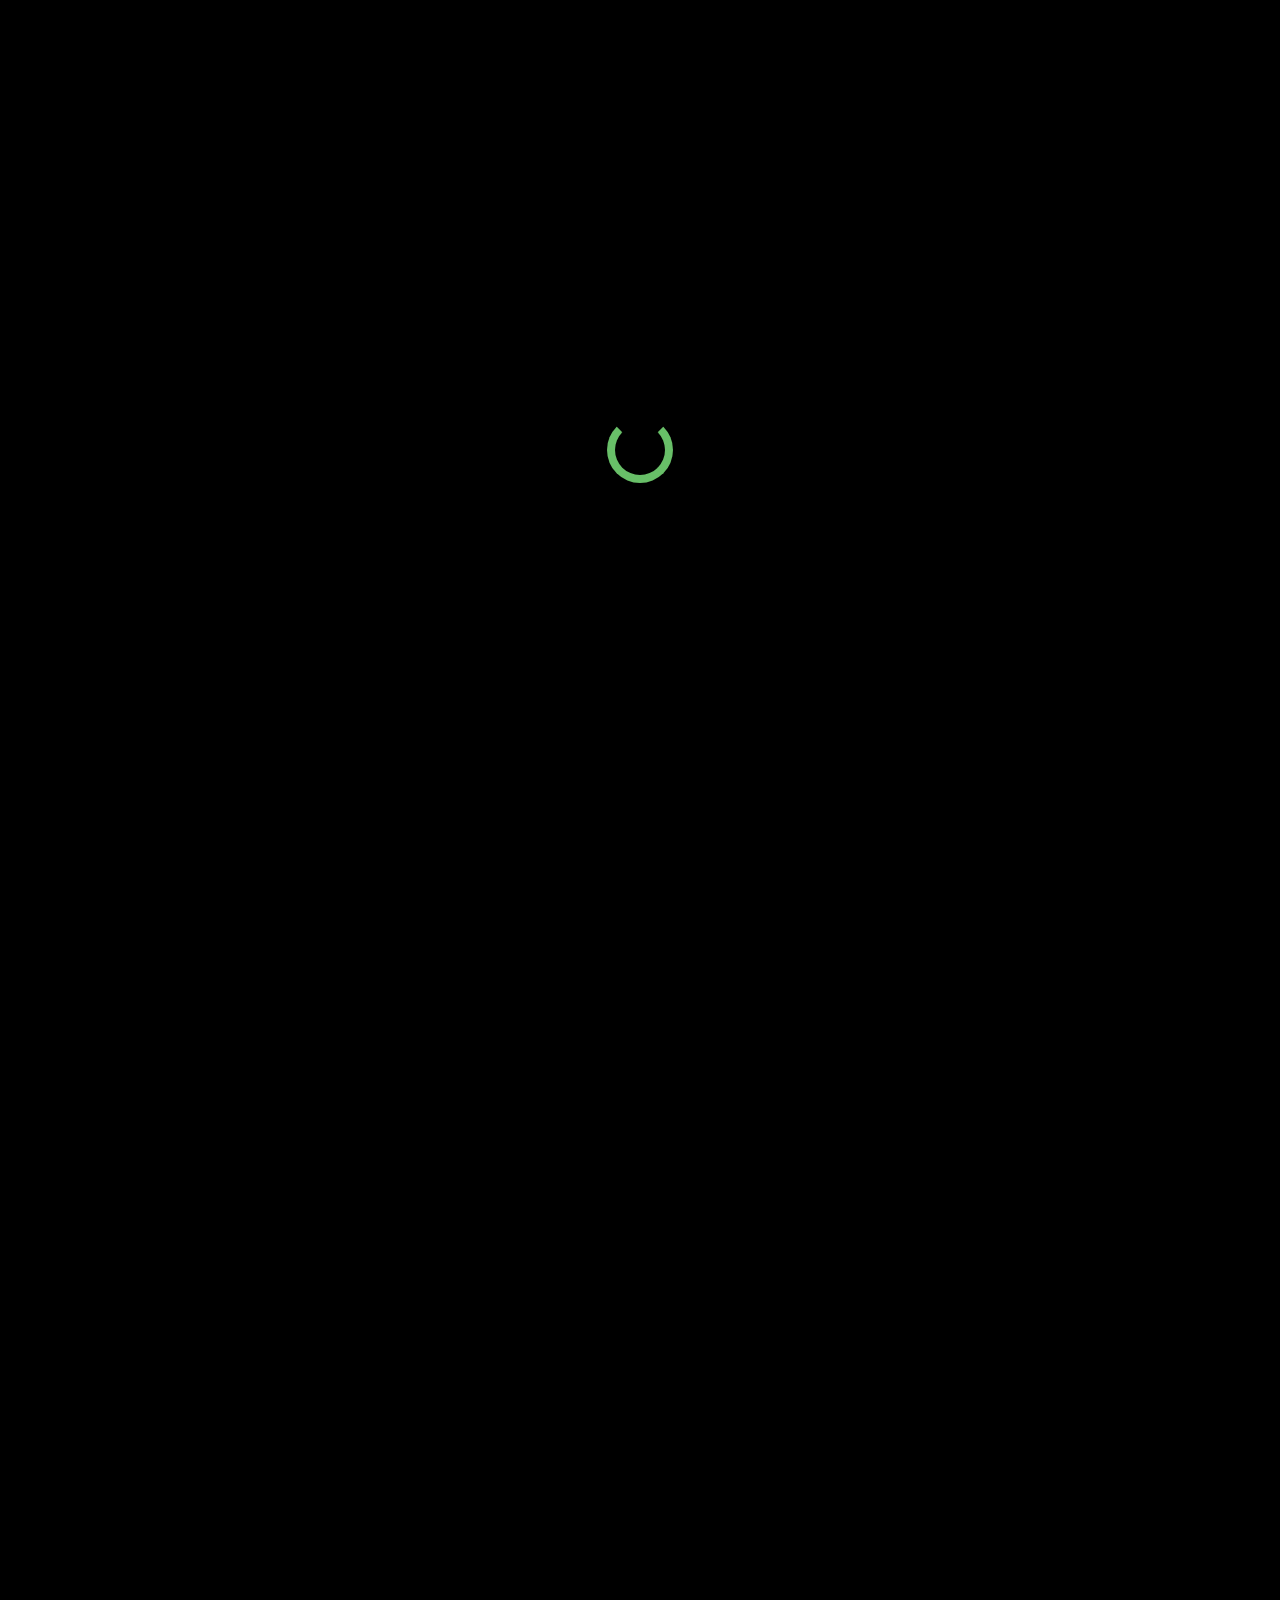
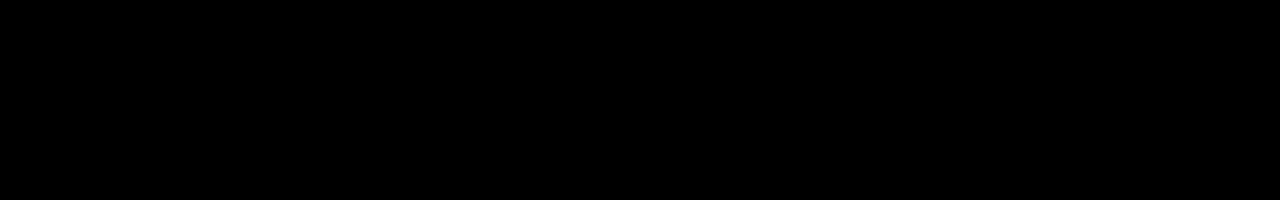
<file: index.html>
<!DOCTYPE html>
<html lang="en">
<head>
    <meta charset="UTF-8">
    <meta name="viewport" content="width=device-width, initial-scale=1.0">
    <title>Animated Sections</title>
    <link rel="stylesheet" href="assets/styles/styles.css">
</head>
<body>

    <!-- Preloader -->
    <div id="preloader">
        <div class="loader"></div>
    </div>

    <!-- First Section (Logo) -->
    <section id="section1" class="section active" data-id="1">
        <div class="logo">
            <img src="assets/image/KonnectoLogoPNG2.png" alt="Konnecto">
        </div>
        <div class="subtitle">Connecting Ideas, Delivering Results</div>
    </section>

    <!-- Second Section -->
    <section id="section2" class="section hidden-down" data-id="2">
        <h1>Section 2 Content</h1>
        <div class="buttons">
            <button onclick="moveUp()">Move Up</button>
            <button onclick="moveDown()">Move Down</button>
        </div>
    </section>

    <!-- Third Section -->
    <section id="section3" class="section hidden-down" data-id="3">
        <h1>Section 3 Content</h1>
        <div class="buttons">
            <button onclick="moveUp()">Move Up</button>
            <button onclick="moveDown()">Move Down</button>
        </div>
    </section>

    <script src="assets/scripts/script.js"></script>
</body>
</html>
</file>
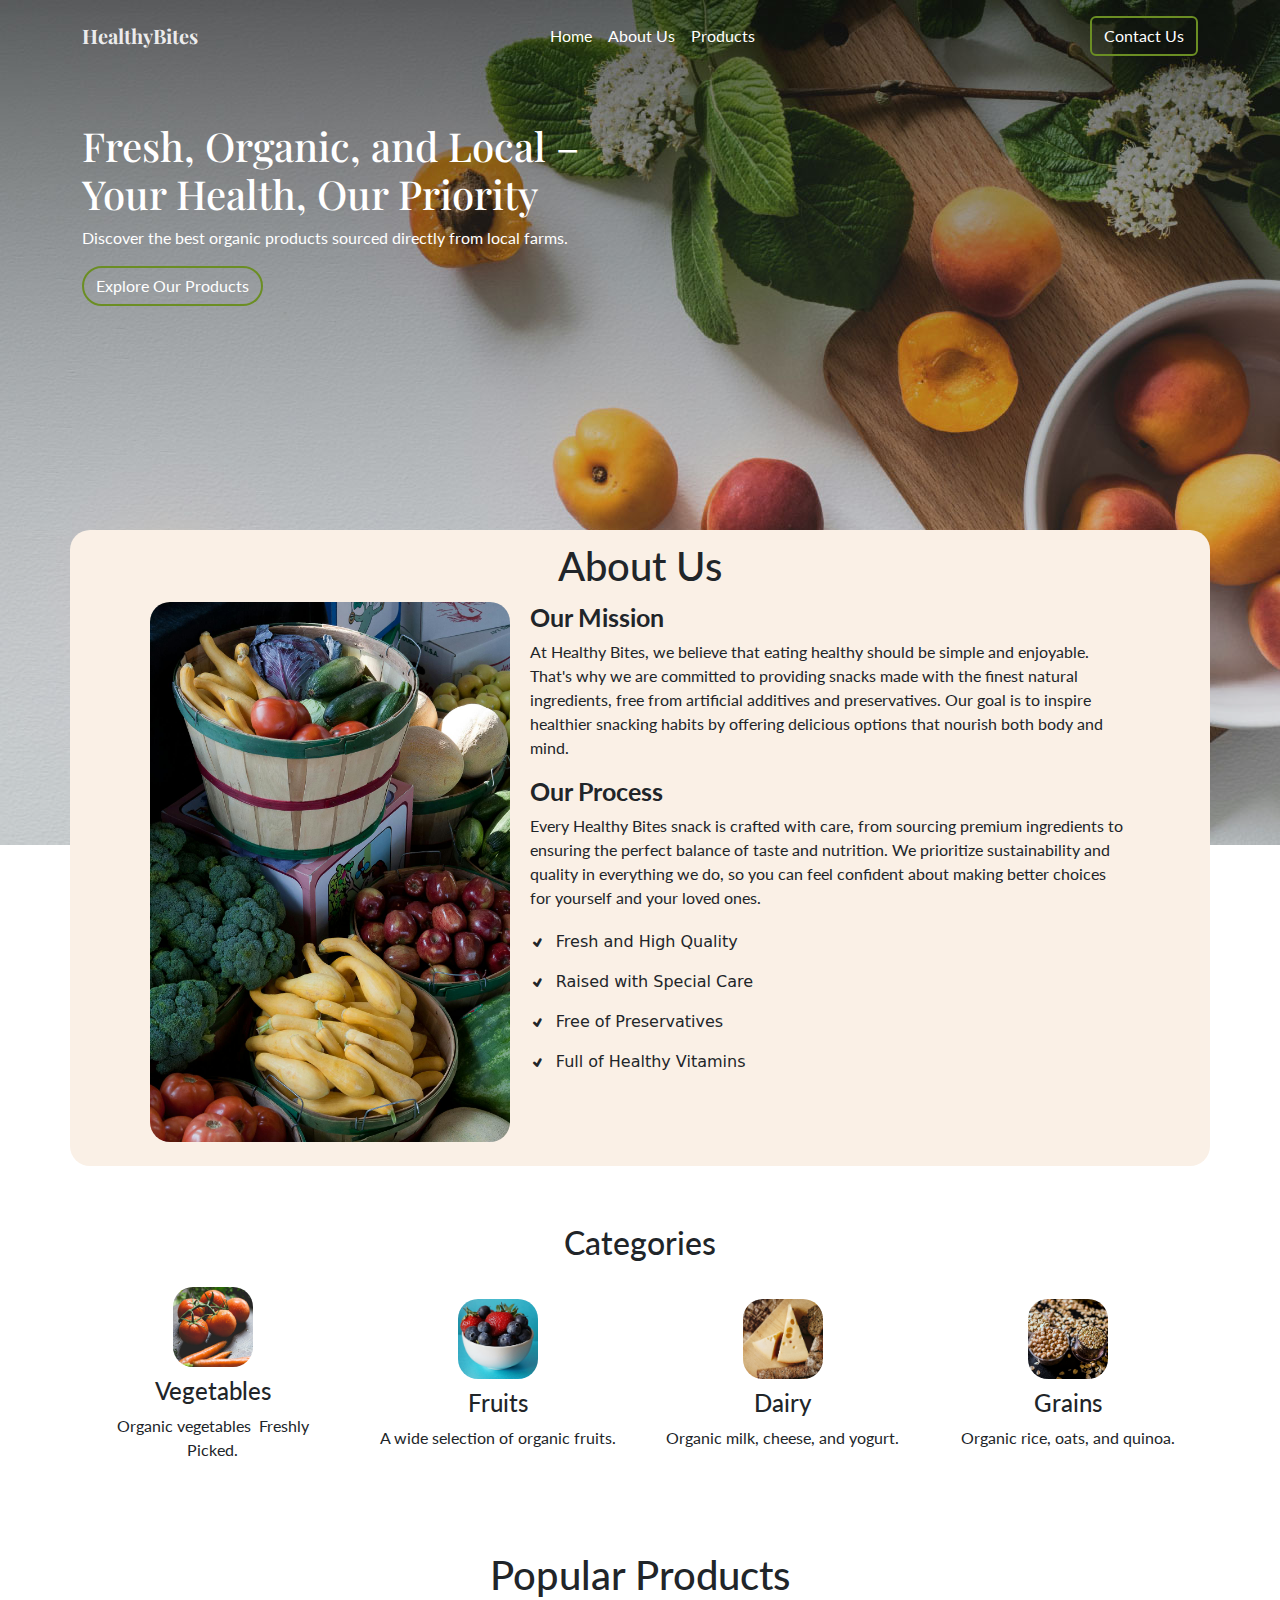
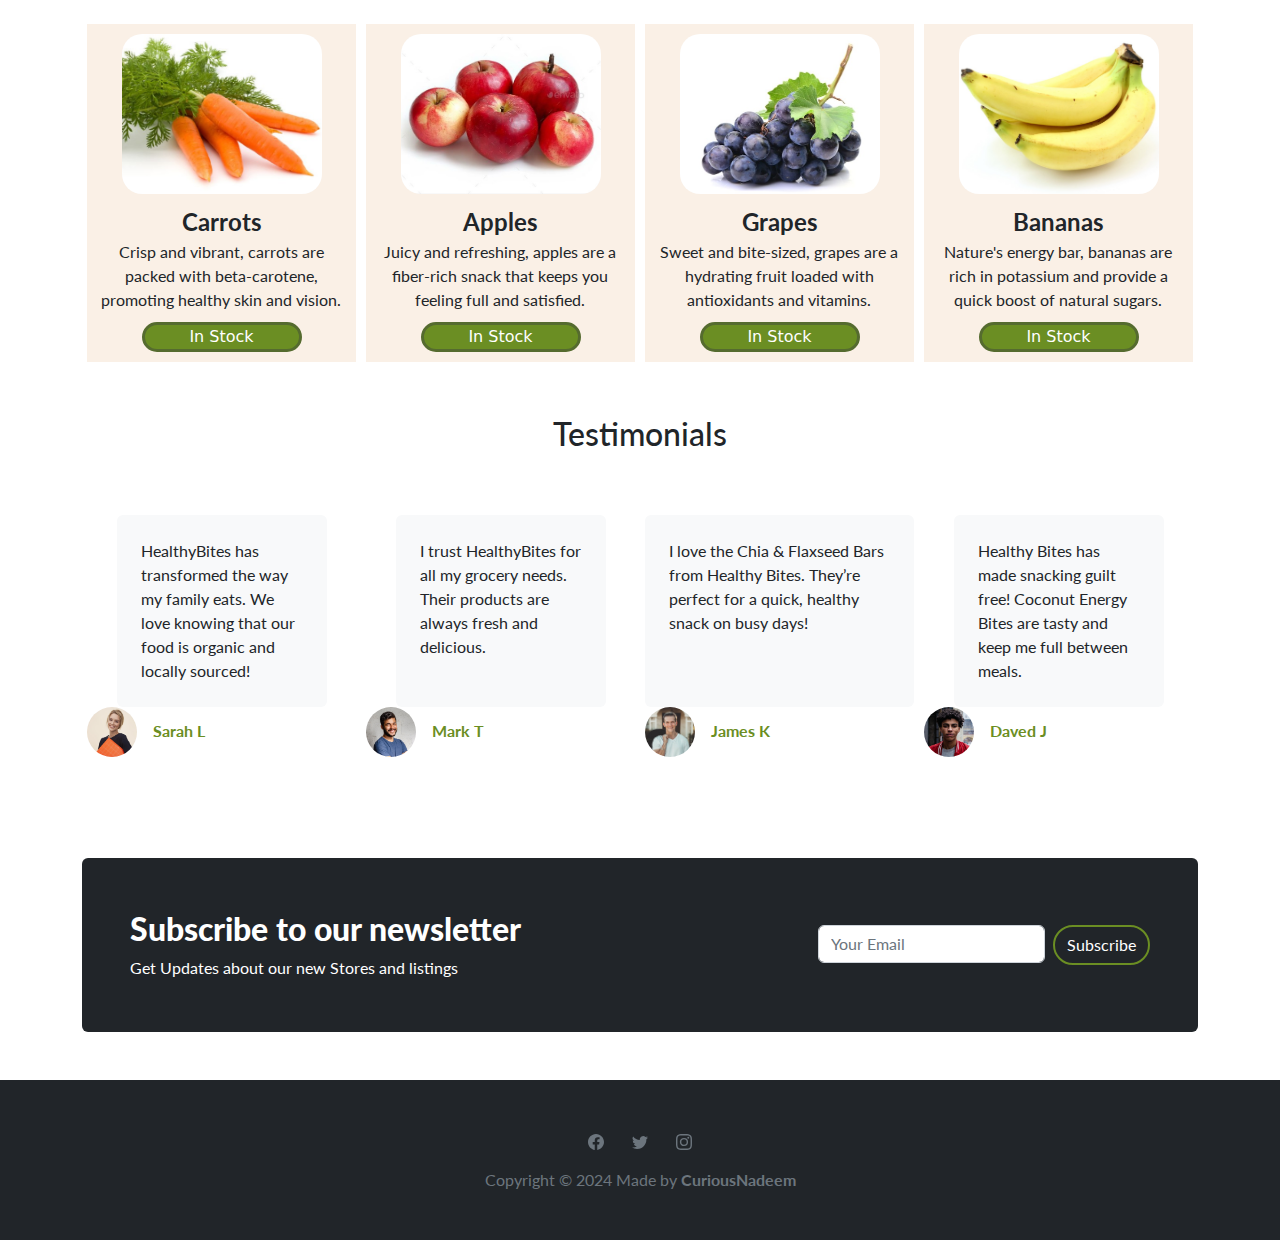
<file: healthyBites/index.html>
<!DOCTYPE html>
<html lang="en">

<head>
    <meta charset="utf-8">
    <meta name="viewport" content="width=device-width, initial-scale=1.0, shrink-to-fit=no">
    <title>HealthyBites</title>
    <link rel="icon" type="image/x-icon" href="assets/img/favicon.png">
    <link rel="stylesheet" href="assets/bootstrap/css/bootstrap.min.css">
    <link rel="stylesheet" href="https://fonts.googleapis.com/css?family=Lato:300,400,700,900&amp;display=swap">
    <link rel="stylesheet" href="https://fonts.googleapis.com/css?family=Montserrat:400,500,600,700,800&amp;display=swap">
    <link rel="stylesheet" href="https://fonts.googleapis.com/css?family=Playfair+Display:400,500,600,700,800&amp;display=swap">
    <link rel="stylesheet" href="https://fonts.googleapis.com/css?family=Poppins:300,400,500,600,700&amp;display=swap">
    <link rel="stylesheet" href="assets/fonts/ionicons.min.css">
    <link rel="stylesheet" href="assets/fonts/typicons.min.css">
    <link rel="stylesheet" href="assets/css/Features-Centered-Icons-icons.css">
    <link rel="stylesheet" href="assets/css/styles.css">
    <link rel="stylesheet" href="assets/css/Testimonials-images.css">
</head>

<body>
    <section id="Hero" style="background: url(&quot;assets/img/1-top2.jpg&quot;) top / auto no-repeat, #ffffff;height: 530px;">
        <!-- Start: Navbar Centered Links -->
        <nav class="navbar navbar-light navbar-expand-md py-3">
            <div class="container"><a class="navbar-brand d-flex align-items-center" href="#"><span style="font-family: 'Playfair Display', serif;font-weight: bold;color: rgba(255,255,255,0.9);">HealthyBites</span></a><button data-bs-toggle="collapse" class="navbar-toggler" data-bs-target="#navcol-3" style="width: 47px;border-width: 2px;border-color: rgb(107,142,35);background: #ffffff00;padding-top: 0px;padding-right: 0px;padding-bottom: 0px;padding-left: 0px;"><i class="icon ion-android-menu" id="bars" style="font-size: 36px;color: white;"></i><i class="icon ion-android-close" id="close" style="font-size: 36px;color: white;"></i></button>
                <div class="collapse navbar-collapse" id="navcol-3">
                    <ul class="navbar-nav mx-auto">
                        <li class="nav-item"><a class="nav-link active" href="#" style="font-family: Lato, sans-serif;color: #ffffff;border-color: #ffffff;">Home</a></li>
                        <li class="nav-item" style="color: #ffffff;"><a class="nav-link" href="#" style="font-family: Lato, sans-serif;color: #ffffff;">About Us</a></li>
                        <li class="nav-item" style="color: #ffffff;"><a class="nav-link" href="#" style="font-family: Lato, sans-serif;color: #ffffff;">Products</a></li>
                    </ul><button class="btn btn-primary" type="button" style="font-family: Lato, sans-serif;background: rgba(107,142,35,0);border-width: 2px;border-color: #6b8e23;border-radius: 6px;">Contact Us</button>
                </div>
            </div>
        </nav><!-- End: Navbar Centered Links -->
        <div class="container" style="margin-top: 50px;">
            <div id="Hero-Heading">
                <h1 style="color: #ffffff;font-family: 'Playfair Display', serif;">Fresh, Organic, and Local – Your Health, Our Priority</h1>
                <p style="color: #ffffff;font-family: Lato, sans-serif;">Discover the best organic products sourced directly from local farms.</p><button class="btn btn-primary" type="button" style="background: rgba(255,255,255,0);font-family: Lato, sans-serif;text-align: center;border-radius: 30px;border-width: 2px;border-color: rgb(107,142,35);">Explore Our Products</button>
            </div>
        </div>
    </section>
    <section id="about-us" style="background: url(&quot;assets/img/1-Bottom2.png&quot;) top / auto no-repeat, #ffffff;">
        <div class="container" style="background: #faf0e6;border-radius: 20px;padding: 12px;">
            <h1 style="text-align: center;font-family: Lato, sans-serif;margin: auto;">About Us</h1>
            <div id="About-us-div" style="padding: 12px;"><img id="About-us-img" style="width: 100%;border-radius: 20px;top: 20px;" src="assets/img/pexels-nc-farm-bureau-mark-2255920.jpg">
                <div id="About-us-p">
                    <h1 style="font-family: Lato, sans-serif;font-size: 25px;font-weight: bold;">Our Mission</h1>
                    <p style="text-align: left;font-family: Lato, sans-serif;">At Healthy Bites, we believe that eating healthy should be simple and enjoyable. That's why we are committed to providing snacks made with the finest natural ingredients, free from artificial additives and preservatives. Our goal is to inspire healthier snacking habits by offering delicious options that nourish both body and mind.</p>
                    <h1 style="font-family: Lato, sans-serif;font-size: 25px;font-weight: bold;">Our Process</h1>
                    <p style="text-align: left;font-family: Lato, sans-serif;">Every Healthy Bites snack is crafted with care, from sourcing premium ingredients to ensuring the perfect balance of taste and nutrition. We prioritize sustainability and quality in everything we do, so you can feel confident about making better choices for yourself and your loved ones.</p>
                    <div id="extra-about" style="margin-top: 20px;">
                        <div style="display: flex;"><i class="typcn typcn-tick"></i>
                            <p style="margin-left: 10px;">Fresh and High Quality</p>
                        </div>
                        <div style="display: flex;"><i class="typcn typcn-tick"></i>
                            <p style="margin-left: 10px;">Raised with Special Care</p>
                        </div>
                        <div style="display: flex;"><i class="typcn typcn-tick"></i>
                            <p style="margin-left: 10px;">Free of Preservatives</p>
                        </div>
                        <div style="display: flex;"><i class="typcn typcn-tick"></i>
                            <p style="margin-left: 10px;">Full of Healthy Vitamins</p>
                        </div>
                    </div>
                </div>
            </div>
        </div>
    </section>
    <section id="featured-products">
        <!-- Start: Features Centered Icons -->
        <div class="container py-4 py-xl-5" style="padding: 0px;margin: auto;">
            <h2 style="text-align: center;margin: 10px;font-family: Lato, sans-serif;">Categories</h2>
            <div class="row gy-4 row-cols-1 row-cols-md-2 row-cols-xl-3" style="margin: auto;">
                <div class="col" style="padding: 5px;margin: auto;">
                    <div class="text-center d-flex flex-column align-items-center align-items-xl-center"><img style="border-color: rgba(33,37,41,0);margin: 10px;width: 80px;height: 80px;border-radius: 20px;" src="assets/img/pexels-picjumbo-com-55570-196643-2.jpg">
                        <div class="px-3">
                            <h4 style="font-family: Lato, sans-serif;">Vegetables</h4>
                            <p style="font-family: Lato, sans-serif;">Organic vegetables&nbsp; Freshly Picked.</p>
                        </div>
                    </div>
                </div>
                <div class="col" style="padding: 5px;margin: auto;">
                    <div class="text-center d-flex flex-column align-items-center align-items-xl-center"><img style="margin: 10px;width: 80px;height: 80px;border-radius: 20px;" src="assets/img/pexels-suzyhazelwood-1120575-2.jpg">
                        <div class="px-3">
                            <h4 style="font-family: Lato, sans-serif;">Fruits</h4>
                            <p style="font-family: Lato, sans-serif;">A wide selection of organic fruits.</p>
                        </div>
                    </div>
                </div>
                <div class="col" style="padding: 5px;margin: auto;">
                    <div class="text-center d-flex flex-column align-items-center align-items-xl-center"><img style="margin: 10px;width: 80px;height: 80px;border-radius: 20px;" src="assets/img/pexels-nastyasensei-66707-821365-2.jpg">
                        <div class="px-3">
                            <h4 style="font-family: Lato, sans-serif;">Dairy</h4>
                            <p style="font-family: Lato, sans-serif;">Organic milk, cheese, and yogurt.</p>
                        </div>
                    </div>
                </div>
                <div class="col" style="padding: 5px;margin: auto;">
                    <div class="text-center d-flex flex-column align-items-center align-items-xl-center"><img style="margin: 10px;width: 80px;height: 80px;border-radius: 20px;" src="assets/img/pexels-mike-468229-1192053-2.jpg">
                        <div class="px-3">
                            <h4 style="font-family: Lato, sans-serif;">Grains</h4>
                            <p style="font-family: Lato, sans-serif;">Organic rice, oats, and quinoa.</p>
                        </div>
                    </div>
                </div>
            </div>
        </div><!-- End: Features Centered Icons -->
        <h1 style="margin-top: 20px;margin-bottom: 20px;font-family: Lato, sans-serif;text-align: center;">Popular Products</h1><!-- Start: 1 Row 3 Columns -->
        <div class="container" style="margin: auto;">
            <div class="row" style="margin: auto;">
                <div class="col-md-4" style="padding: 5px;margin: auto;">
                    <div style="text-align: center;background: #faf0e6;margin: 0 auto;"><img style="height: 160px;width: 200px;margin: 10px;border-radius: 20px;" src="assets/img/360_F_299434842_UF1e0k44KUpkdtAEu0XbbPVnTHFuRwAm.jpg">
                        <p style="font-family: Lato, sans-serif;font-size: 24px;margin-bottom: 0px;font-weight: bold;">Carrots</p>
                        <p style="font-family: Lato, sans-serif;font-size: 16px;margin: auto;margin-bottom: 0px;width: 95%;">Crisp and vibrant, carrots are packed with beta-carotene, promoting healthy skin and vision.</p><button class="btn btn-primary" type="button" style="margin: 10px;margin-right: 30px;margin-left: 30px;border-radius: 30px;background: rgb(107,142,35);color: #ffffff;width: 160px;padding: 0px;border: 3px solid rgb(85,107,47);">In Stock</button>
                    </div>
                </div>
                <div class="col-md-4" style="margin: auto;padding: 5px;">
                    <div style="text-align: center;background: #faf0e6;margin: 0 auto;"><img style="height: 160px;width: 200px;margin: 10px;border-radius: 20px;" src="assets/img/f9f5317a4b3ea7151e3cdb1426b8d706.jpg">
                        <p style="font-family: Lato, sans-serif;font-size: 24px;margin-bottom: 0px;font-weight: bold;">Apples</p>
                        <p style="font-family: Lato, sans-serif;font-size: 16px;margin: auto;margin-bottom: 0px;width: 95%;">Juicy and refreshing, apples are a fiber-rich snack that keeps you feeling full and satisfied.</p><button class="btn btn-primary" type="button" style="margin: 10px;margin-right: 30px;margin-left: 30px;border-radius: 30px;background: rgb(107,142,35);color: #ffffff;width: 160px;padding: 0px;border: 3px solid #556b2f;">In Stock</button>
                    </div>
                </div>
                <div class="col-md-4" style="padding: 5px;margin: auto;">
                    <div style="text-align: center;background: #faf0e6;margin: 0 auto;"><img style="height: 160px;width: 200px;margin: 10px;border-radius: 20px;" src="assets/img/grapes-white-background_181303-4423.jpg">
                        <p style="font-family: Lato, sans-serif;font-size: 24px;margin-bottom: 0px;font-weight: bold;">Grapes</p>
                        <p style="font-family: Lato, sans-serif;font-size: 16px;margin: auto;margin-bottom: 0px;width: 95%;">Sweet and bite-sized, grapes are a hydrating fruit loaded with antioxidants and vitamins.</p><button class="btn btn-primary" type="button" style="margin: 10px;margin-right: 30px;margin-left: 30px;border-radius: 30px;background: rgb(107,142,35);color: #ffffff;width: 160px;padding: 0px;border: 3px solid #556b2f;">In Stock</button>
                    </div>
                </div>
                <div class="col-md-4" style="padding: 5px;margin: auto;">
                    <div style="text-align: center;background: #faf0e6;margin: 0 auto;"><img style="height: 160px;width: 200px;margin: 10px;border-radius: 20px;" src="assets/img/Bananas_(white_background).jpg">
                        <p style="font-family: Lato, sans-serif;font-size: 24px;margin-bottom: 0px;font-weight: bold;">Bananas</p>
                        <p style="font-family: Lato, sans-serif;font-size: 16px;margin: auto;margin-bottom: 0px;width: 95%;">Nature's energy bar, bananas are rich in potassium and provide a quick boost of natural sugars.</p><button class="btn btn-primary" type="button" style="margin: 10px;margin-right: 30px;margin-left: 30px;border-radius: 30px;background: rgb(107,142,35);color: #ffffff;width: 160px;padding: 0px;border: 3px solid #556b2f;">In Stock</button>
                    </div>
                </div>
            </div>
        </div><!-- End: 1 Row 3 Columns -->
    </section>
    <section id="Testimonials">
        <!-- Start: Testimonials -->
        <div class="container py-4 py-xl-5">
            <div class="row mb-5">
                <div class="col-md-8 col-xl-6 text-center mx-auto">
                    <h2 style="font-family: Lato, sans-serif;">Testimonials</h2>
                </div>
            </div>
            <div class="row gy-4 row-cols-1 row-cols-sm-2 row-cols-lg-3" style="margin: auto;">
                <div class="col" style="margin: auto;padding: 5px;">
                    <div>
                        <p class="bg-light border rounded border-0 border-light p-4" style="font-family: Lato, sans-serif;margin: auto;width: 210px;height: 192px;">HealthyBites has transformed the way my family eats. We love knowing that our food is organic and locally sourced!</p>
                        <div class="d-flex"><img class="rounded-circle flex-shrink-0 me-3 fit-cover" width="50" height="50" src="assets/img/pexels-moose-photos-170195-1587009.jpg">
                            <div style="height: 25px;margin-top: auto;margin-bottom: auto;">
                                <p class="fw-bold mb-0" style="font-family: Lato, sans-serif;color: #6b8e23;">Sarah L</p>
                                <p class="text-muted mb-0" style="font-family: Lato, sans-serif;"></p>
                            </div>
                        </div>
                    </div>
                </div>
                <div class="col" style="margin: auto;padding: 5px;">
                    <div>
                        <p class="bg-light border rounded border-0 border-light p-4" style="font-family: Lato, sans-serif;margin: auto;height: 192px;width: 210px;">I trust HealthyBites for all my grocery needs. Their products are always fresh and delicious.</p>
                        <div class="d-flex"><img class="rounded-circle flex-shrink-0 me-3 fit-cover" width="50" height="50" src="assets/img/pexels-italo-melo-881954-2379004.jpg">
                            <div style="height: 25px;margin-top: auto;margin-bottom: auto;">
                                <p class="fw-bold mb-0" style="font-family: Lato, sans-serif;height: 25px;color: #6b8e23;">Mark T</p>
                            </div>
                        </div>
                    </div>
                </div>
                <div class="col" style="margin: auto;padding: 5px;">
                    <div>
                        <p class="bg-light border rounded border-0 border-light p-4" style="font-family: Lato, sans-serif;margin: auto;height: 192px;">I love the Chia &amp; Flaxseed Bars from Healthy Bites. They’re perfect for a quick, healthy snack on busy days!<br><br></p>
                        <div class="d-flex"><img class="rounded-circle flex-shrink-0 me-3 fit-cover" width="50" height="50" src="assets/img/pexels-spencer-selover-142259-775358.jpg">
                            <div style="height: 25px;margin-top: auto;margin-bottom: auto;">
                                <p class="fw-bold mb-0" style="font-family: Lato, sans-serif;color: #6b8e23;">James K</p>
                            </div>
                        </div>
                    </div>
                </div>
                <div class="col-md-3" style="margin: auto;padding: 5px;">
                    <div>
                        <p class="bg-light border rounded border-0 border-light p-4" style="font-family: Lato, sans-serif;margin: auto;height: 192px;width: 210px;">Healthy Bites has made snacking guilt free! Coconut Energy Bites are tasty and keep me full between meals.<br><br></p>
                        <div class="d-flex"><img class="rounded-circle flex-shrink-0 me-3 fit-cover" width="50" height="50" src="assets/img/pexels-creationhill-1681010.jpg">
                            <div style="margin-top: auto;margin-bottom: auto;height: 25px;">
                                <p class="fw-bold mb-0" style="font-family: Lato, sans-serif;color: #6b8e23;">Daved J</p>
                            </div>
                        </div>
                    </div>
                </div>
            </div>
        </div><!-- End: Testimonials -->
    </section><!-- Start: Newsletter Subscription Color -->
    <section class="py-4 py-xl-5" style="font-family: Lato, sans-serif;">
        <div class="container">
            <div class="text-white bg-dark border rounded border-0 border-light d-flex flex-column justify-content-between align-items-center flex-lg-row p-4 p-lg-5">
                <div class="text-center text-lg-start py-3 py-lg-1">
                    <h2 class="fw-bold mb-2"><strong>Subscribe to our newsletter</strong></h2>
                    <p class="mb-0">Get Updates about our new Stores and listings</p>
                </div>
                <form class="d-flex justify-content-center flex-wrap my-2" method="post">
                    <div class="my-2"><input class="form-control" type="email" name="email" placeholder="Your Email"></div>
                    <div class="my-2"><button class="btn btn-primary ms-sm-2" type="submit" style="background: rgba(255,255,255,0);border-width: 2px;border-color: #6b8e23;border-radius: 30px;margin: auto;width: auto;">Subscribe </button></div>
                </form>
            </div>
        </div>
    </section><!-- End: Newsletter Subscription Color -->
    <section id="footer" style="color: #ffffff;background: #8b4513;">
        <!-- Start: Footer Basic -->
        <footer class="text-center" style="background: #212529;font-family: Lato, sans-serif;">
            <div class="container text-muted py-4 py-lg-5">
                <ul class="list-inline">
                    <li class="list-inline-item me-4"><svg xmlns="http://www.w3.org/2000/svg" width="1em" height="1em" fill="currentColor" viewBox="0 0 16 16" class="bi bi-facebook">
                            <path d="M16 8.049c0-4.446-3.582-8.05-8-8.05C3.58 0-.002 3.603-.002 8.05c0 4.017 2.926 7.347 6.75 7.951v-5.625h-2.03V8.05H6.75V6.275c0-2.017 1.195-3.131 3.022-3.131.876 0 1.791.157 1.791.157v1.98h-1.009c-.993 0-1.303.621-1.303 1.258v1.51h2.218l-.354 2.326H9.25V16c3.824-.604 6.75-3.934 6.75-7.951z"></path>
                        </svg></li>
                    <li class="list-inline-item me-4"><svg xmlns="http://www.w3.org/2000/svg" width="1em" height="1em" fill="currentColor" viewBox="0 0 16 16" class="bi bi-twitter">
                            <path d="M5.026 15c6.038 0 9.341-5.003 9.341-9.334 0-.14 0-.282-.006-.422A6.685 6.685 0 0 0 16 3.542a6.658 6.658 0 0 1-1.889.518 3.301 3.301 0 0 0 1.447-1.817 6.533 6.533 0 0 1-2.087.793A3.286 3.286 0 0 0 7.875 6.03a9.325 9.325 0 0 1-6.767-3.429 3.289 3.289 0 0 0 1.018 4.382A3.323 3.323 0 0 1 .64 6.575v.045a3.288 3.288 0 0 0 2.632 3.218 3.203 3.203 0 0 1-.865.115 3.23 3.23 0 0 1-.614-.057 3.283 3.283 0 0 0 3.067 2.277A6.588 6.588 0 0 1 .78 13.58a6.32 6.32 0 0 1-.78-.045A9.344 9.344 0 0 0 5.026 15z"></path>
                        </svg></li>
                    <li class="list-inline-item"><svg xmlns="http://www.w3.org/2000/svg" width="1em" height="1em" fill="currentColor" viewBox="0 0 16 16" class="bi bi-instagram">
                            <path d="M8 0C5.829 0 5.556.01 4.703.048 3.85.088 3.269.222 2.76.42a3.917 3.917 0 0 0-1.417.923A3.927 3.927 0 0 0 .42 2.76C.222 3.268.087 3.85.048 4.7.01 5.555 0 5.827 0 8.001c0 2.172.01 2.444.048 3.297.04.852.174 1.433.372 1.942.205.526.478.972.923 1.417.444.445.89.719 1.416.923.51.198 1.09.333 1.942.372C5.555 15.99 5.827 16 8 16s2.444-.01 3.298-.048c.851-.04 1.434-.174 1.943-.372a3.916 3.916 0 0 0 1.416-.923c.445-.445.718-.891.923-1.417.197-.509.332-1.09.372-1.942C15.99 10.445 16 10.173 16 8s-.01-2.445-.048-3.299c-.04-.851-.175-1.433-.372-1.941a3.926 3.926 0 0 0-.923-1.417A3.911 3.911 0 0 0 13.24.42c-.51-.198-1.092-.333-1.943-.372C10.443.01 10.172 0 7.998 0h.003zm-.717 1.442h.718c2.136 0 2.389.007 3.232.046.78.035 1.204.166 1.486.275.373.145.64.319.92.599.28.28.453.546.598.92.11.281.24.705.275 1.485.039.843.047 1.096.047 3.231s-.008 2.389-.047 3.232c-.035.78-.166 1.203-.275 1.485a2.47 2.47 0 0 1-.599.919c-.28.28-.546.453-.92.598-.28.11-.704.24-1.485.276-.843.038-1.096.047-3.232.047s-2.39-.009-3.233-.047c-.78-.036-1.203-.166-1.485-.276a2.478 2.478 0 0 1-.92-.598 2.48 2.48 0 0 1-.6-.92c-.109-.281-.24-.705-.275-1.485-.038-.843-.046-1.096-.046-3.233 0-2.136.008-2.388.046-3.231.036-.78.166-1.204.276-1.486.145-.373.319-.64.599-.92.28-.28.546-.453.92-.598.282-.11.705-.24 1.485-.276.738-.034 1.024-.044 2.515-.045v.002zm4.988 1.328a.96.96 0 1 0 0 1.92.96.96 0 0 0 0-1.92zm-4.27 1.122a4.109 4.109 0 1 0 0 8.217 4.109 4.109 0 0 0 0-8.217zm0 1.441a2.667 2.667 0 1 1 0 5.334 2.667 2.667 0 0 1 0-5.334z"></path>
                        </svg></li>
                </ul>
                <p class="mb-0">Copyright © 2024 Made by <strong>CuriousNadeem</strong></p>
            </div>
        </footer><!-- End: Footer Basic -->
    </section>
    <script src="assets/bootstrap/js/bootstrap.min.js"></script>
    <script src="https://cdnjs.cloudflare.com/ajax/libs/jquery/3.7.1/jquery.min.js"></script>
    <script src="assets/js/Navbar-toggle-icon.js"></script>
</body>

</html>
</file>
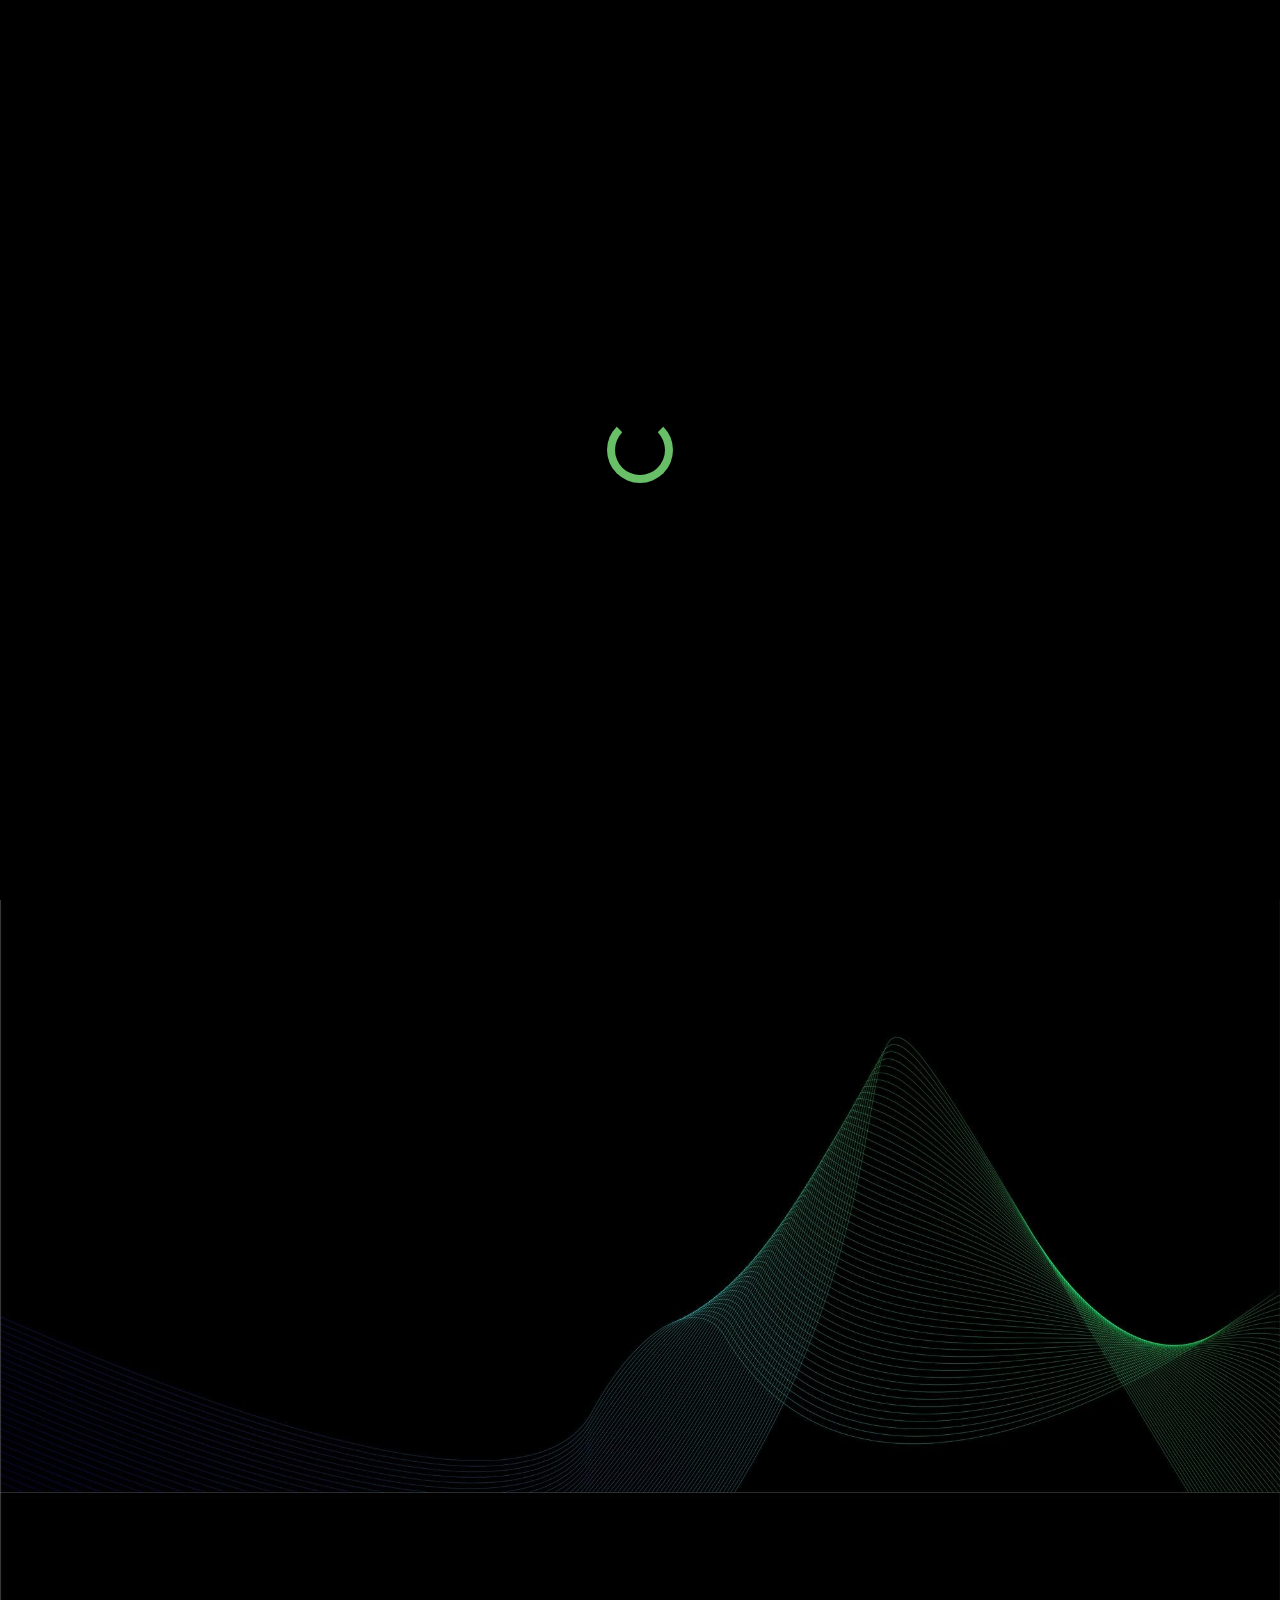
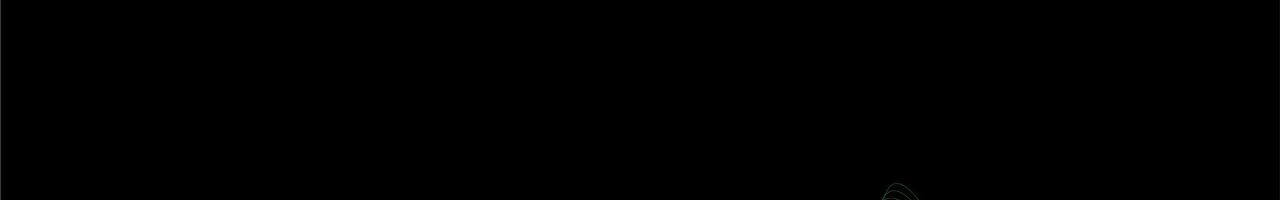
<file: konnectomarketing/index.html>
<!DOCTYPE html>
<html lang="en">
<head>
    <meta charset="UTF-8">
    <meta name="viewport" content="width=device-width, initial-scale=1.0">
    <title>Animated Sections</title>
    <link rel="stylesheet" href="assets/styles/styles.css">
    <link rel="icon" href="assets/image/KonnectoLogoPNG1.png" type="image/x-icon">
    <link rel="stylesheet" href="https://cdnjs.cloudflare.com/ajax/libs/font-awesome/4.7.0/css/font-awesome.min.css">
</head>
<body>

    <!-- Preloader -->
    <div id="preloader">
        <div class="loader"></div>
    </div>

    <div class="header">
        <div class="navbar">
            <ul class="menu-bar">
                <li>About</li>
                <li>Menu</li>
                <li>Contact</li>
            </ul>
        </div>
    </div>
    <!-- First Section (Logo) -->
    <section id="section1" class="section active" data-id="1">
        <div class="logo">
            <img src="assets/image/KonnectoLogoPNG2.png" alt="Konnecto">
        </div>
        <div class="subtitle">Connecting Ideas, Delivering Results</div>
    </section>

    <!-- Second Section -->
    <section id="section2" class="section hidden-down" data-id="2">
        <div class="container">
            <!-- First Sub-Div (Top) -->
            <div class="top-section">
                <div class="card" data-goto-id="3">Brand & Strategy Consultation</div>
                <div class="card" data-goto-id="4">Creative Design & Branding</div>
                <div class="card" data-goto-id="5">Digital Marketing & Advertising</div>
                <div class="card" data-goto-id="6">Campaign & Event Management</div>
            </div>
        
            <!-- Second Sub-Div (Middle, Border Animation) -->
            <div class="middle-section"></div>
        
            <!-- Third Sub-Div (Bottom) -->
            <div class="bottom-section">
                <div class="card" data-goto-id="7">Production House Services</div>
                <div class="card" data-goto-id="8">Fundraising & Sales Support</div>
                <div class="card" data-goto-id="9">Personal Branding & Pr</div>
            </div>
        </div>
    </section>

    <!-- Third Section -->
    <section id="section3" class="section hidden-down" data-id="3">
        <div class="container service-section">
            <h1 class="service-heading"><span class="heading-highlight">B</span>rand & Strategy Consultation</h1>
            <ul class="service-list">
                <li>Comprehensive <a>Brand Audits</a> to identify strengths and gaps.</li>
                <li><a>Research & Analytics</a> to decode your market.</li>
                <li>Expert <a>Strategic Planning & Consultancy</a> to define actionable goals.</li>
                <li>Transformative <a>Brand Repositioning Services</a> for a fresh start.</li>
            </ul>
            <h2 class="heading-highlight">OurApproach: Insight, Strategy and Results</h2>
            <p>Unlock your brand's true potential with Konnecto Marketing, we believe that great brands are built on a 
                foundation of solid research and strategic thinking. We evaluate how your brand is perceived through its logo, 
                messaging, voice and design elements. Are your brand's identity and message resonating with your target 
                audience?
            </p>
            <p><a>Our Brand Strategy & Consultancy</a> services are designed to assess where your brand stands, identify growth 
                opportunities and offer tailored solutions to optimize performance and market positioning. We help you 
                refine or redefine your brand's position in the marketplace. Our team develops a unique value proposition to 
                ensure your brand stands out in a crowded market.</p>
        </div>
    </section>

    <!-- Forth Section -->
    <section id="section4" class="section hidden-down" data-id="4">
        <div class="container service-section">
            <h1 class="service-heading"><span class="heading-highlight">C</span>reative Design & Branding</h1>
            <ul class="service-list">
                <li><a>Brand Development</a> and compelling visual identities.</li>
                <li><a>Premium Stationery Design</a> & Printing for professional communication.</li>
                <li>Engaging<a> Content Writing & Copywriting</a> to inspire and inform.</li>
                <li>Transformative <a>Brand Repositioning Services</a> for a fresh start.</li>
            </ul>
            <h2>Our Design Philosophy</h2>
            <p>Great design is more than just aesthetics—it's about creating a visual identity that tells your brand's story.
            </p>
            <p>At Konnecto, we believe that design should serve a purpose, combining
                creativity with functionality to create memorable brand experiences. From 
                the first sketch to the final design, our design process is driven by the
                core principles of simplicity, clarity and authenticity. We want every
                visual element to represent who you are and how you engage with your audience.
            </p>
            <h2>Why Good Design Matters in Marketing?</h2>
            <p>In today's crowded marketplace, effective design is essential. It goes beyond making your brand look appealing—it is a 
                strategic tool for communication. Well-designed visuals convey trust, professionalism, and credibility, while an 
                incoherent design can send the wrong message to potential customers. At Konnecto Marketing, we integrate design with 
                marketing strategy to ensure your brand stands out. From web design to advertising collateral, we make sure that every 
                visual touchpoint is optimized to achieve your business objectives and create a lasting impression on your audience.
            </p>
        </div>
    </section>

    <!-- Fifth Section -->
    <section id="section5" class="section hidden-down" data-id="5">
        <div class="container service-section">
            <h1 class="service-heading"><span class="heading-highlight">D</span>igital Marketing & Advertising</h1>
            <ul class="service-list">
                <li>Tailored<a> Social Media Strategy</a> &i Management for impact.</li>
                <li>Innovative <a>Advertising & Media Services</a>  to amplify reach.</li>
                <li>Precision<a>-Targeted Lead Generation Services.</a></li>
                <li>Eye-catching<a> Outdoor & Transit Ads.</a></li>
                <li>Efficient<a> Email, Tele, & Text Marketing</a> solutions.</li>
            </ul>
            <h2 class="heading-highlight">"Your Success, Our Strategy"</h2>
            <p>Discover a world of marketing solutions tailored to drive your business forward. From creating engaging content and managing platforms to running 
                targeted ad campaigns and analyzing performance, our holistic approach ensures your message 
                hits the right audience, at the right time, in the right place. Our Digital Marketing and Advertising services combine 
                creativity, strategy, and technology to position your brand for success. We excel in crafting tailored Social Media Strategies
                and managing platforms to build impactful connections with your audience. Our expertise in Outdoor Advertising                      
                and Media Services ensures your message stands out in high-traffic areas, while our Targeted Lead
                Generation delivers qualified prospects to grow your business. With integrated Email, Text,
                and Telemarketing solutions, we provide personalized outreach that
                fosters trust and drives action. From ideation to execution, our innovative approach transforms your brand goals into measurable achievements.
            </p>
        </div>
    </section>

    <!-- Sixth Section -->
    <section id="section6" class="section hidden-down" data-id="6">
        <h1>Campaign & Event Management</h1>
    </section>

    <!-- Seventh Section -->
    <section id="section7" class="section hidden-down" data-id="7">
        <h1>Production House Services</h1>
    </section>

    <!-- Eighth Section -->
    <section id="section8" class="section hidden-down" data-id="8">
        <h1>Fundraising & Sales Support</h1>
    </section>

    <!-- Ninth Section -->
    <section id="section9" class="section hidden-down" data-id="9">
        <h1>Personal Branding & Pr</h1>
    </section>

    <script src="assets/scripts/script.js"></script>
    <script src="assets/scripts/section2.js"></script>
</body>
</html>
</file>
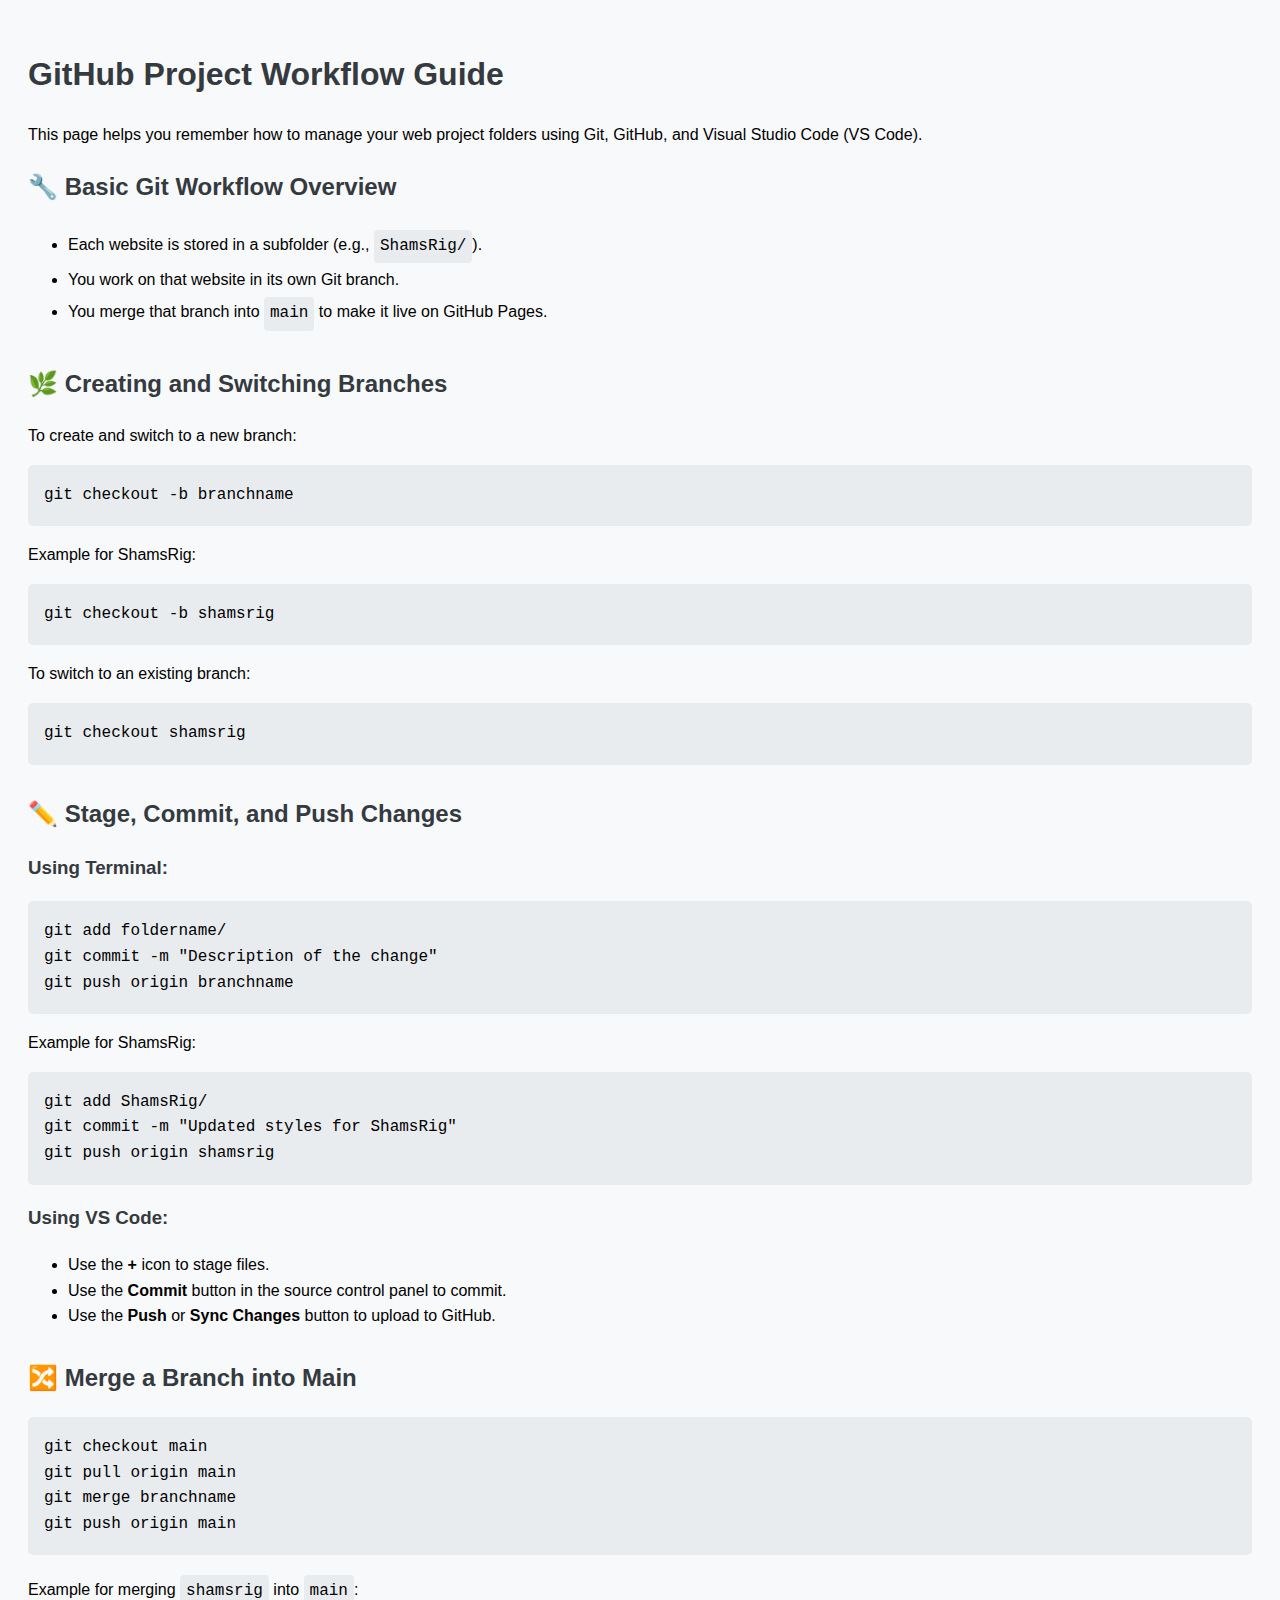
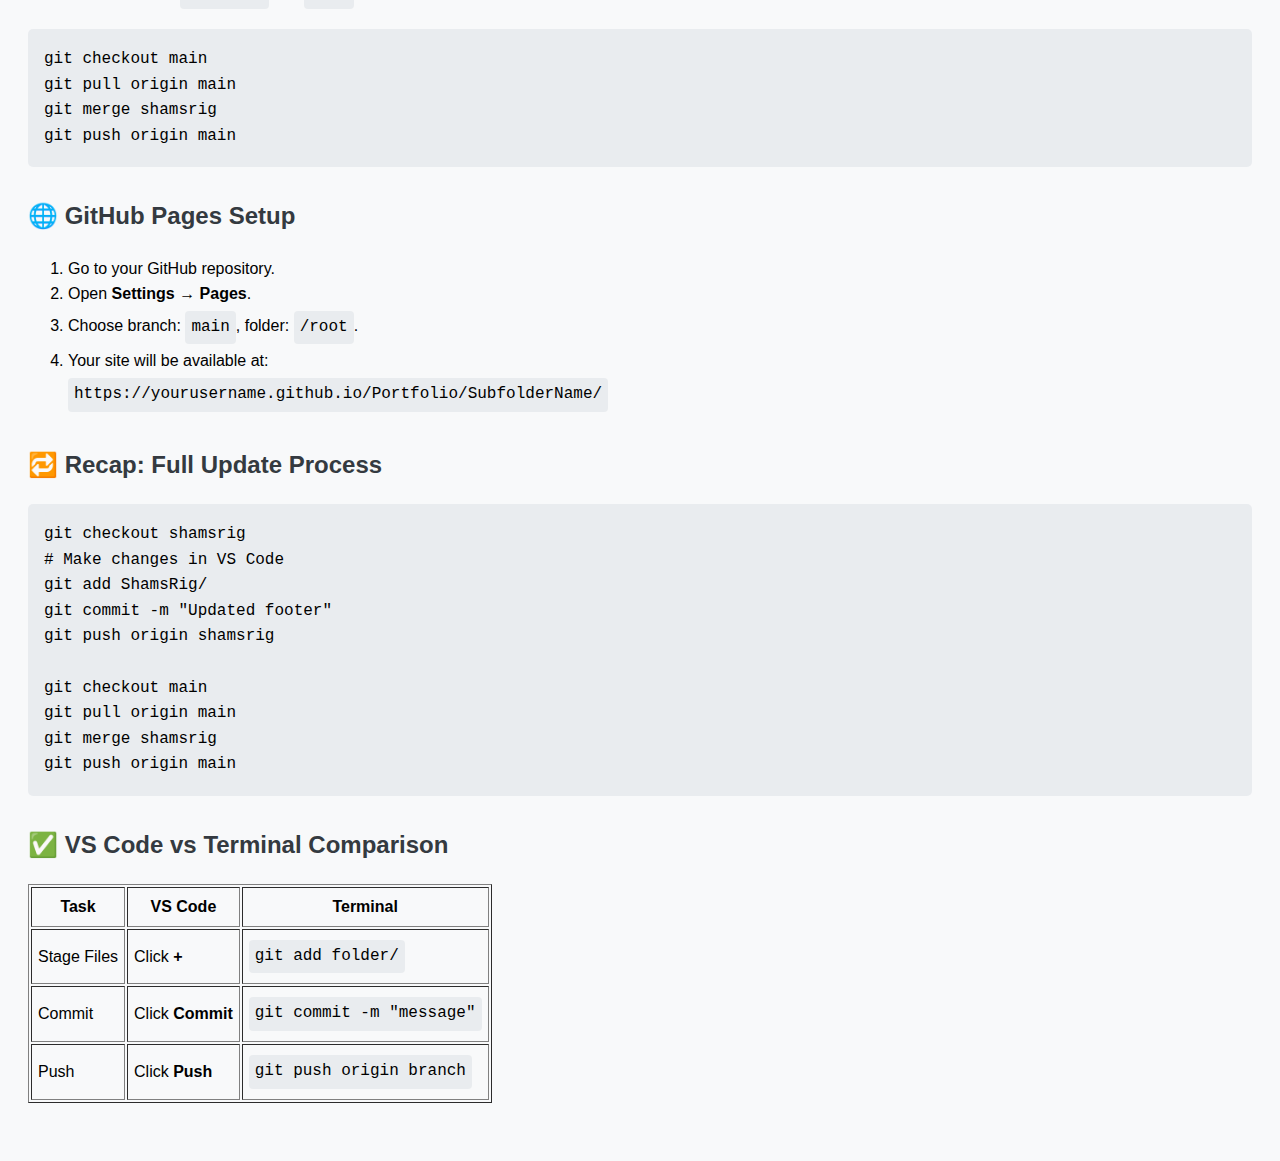
<file: GitHub_Workflow_Guide.html>
<!DOCTYPE html>
<html lang="en">
<head>
  <meta charset="UTF-8" />
  <meta name="viewport" content="width=device-width, initial-scale=1.0" />
  <title>GitHub Workflow Guide</title>
  <style>
    body {
      font-family: Arial, sans-serif;
      padding: 20px;
      background-color: #f8f9fa;
      line-height: 1.6;
    }
    h1, h2, h3 {
      color: #343a40;
    }
    code {
      background-color: #e9ecef;
      padding: 4px 6px;
      border-radius: 4px;
      font-family: 'Courier New', monospace;
      display: inline-block;
      margin: 4px 0;
    }
    pre {
      background-color: #e9ecef;
      padding: 10px;
      border-radius: 5px;
      overflow-x: auto;
    }
    .section {
      margin-bottom: 30px;
    }
  </style>
</head>
<body>
  <h1>GitHub Project Workflow Guide</h1>
  <p>This page helps you remember how to manage your web project folders using Git, GitHub, and Visual Studio Code (VS Code).</p>

  <div class="section">
    <h2>🔧 Basic Git Workflow Overview</h2>
    <ul>
      <li>Each website is stored in a subfolder (e.g., <code>ShamsRig/</code>).</li>
      <li>You work on that website in its own Git branch.</li>
      <li>You merge that branch into <code>main</code> to make it live on GitHub Pages.</li>
    </ul>
  </div>

  <div class="section">
    <h2>🌿 Creating and Switching Branches</h2>
    <p>To create and switch to a new branch:</p>
    <pre><code>git checkout -b branchname</code></pre>
    <p>Example for ShamsRig:</p>
    <pre><code>git checkout -b shamsrig</code></pre>

    <p>To switch to an existing branch:</p>
    <pre><code>git checkout shamsrig</code></pre>
  </div>

  <div class="section">
    <h2>✏️ Stage, Commit, and Push Changes</h2>
    <h3>Using Terminal:</h3>
    <pre><code>git add foldername/
git commit -m "Description of the change"
git push origin branchname</code></pre>
    <p>Example for ShamsRig:</p>
    <pre><code>git add ShamsRig/
git commit -m "Updated styles for ShamsRig"
git push origin shamsrig</code></pre>

    <h3>Using VS Code:</h3>
    <ul>
      <li>Use the <strong>+</strong> icon to stage files.</li>
      <li>Use the <strong>Commit</strong> button in the source control panel to commit.</li>
      <li>Use the <strong>Push</strong> or <strong>Sync Changes</strong> button to upload to GitHub.</li>
    </ul>
  </div>

  <div class="section">
    <h2>🔀 Merge a Branch into Main</h2>
    <pre><code>git checkout main
git pull origin main
git merge branchname
git push origin main</code></pre>
    <p>Example for merging <code>shamsrig</code> into <code>main</code>:</p>
    <pre><code>git checkout main
git pull origin main
git merge shamsrig
git push origin main</code></pre>
  </div>

  <div class="section">
    <h2>🌐 GitHub Pages Setup</h2>
    <ol>
      <li>Go to your GitHub repository.</li>
      <li>Open <strong>Settings</strong> &rarr; <strong>Pages</strong>.</li>
      <li>Choose branch: <code>main</code>, folder: <code>/root</code>.</li>
      <li>Your site will be available at:<br>
        <code>https://yourusername.github.io/Portfolio/SubfolderName/</code></li>
    </ol>
  </div>

  <div class="section">
    <h2>🔁 Recap: Full Update Process</h2>
    <pre><code>git checkout shamsrig
# Make changes in VS Code
git add ShamsRig/
git commit -m "Updated footer"
git push origin shamsrig

git checkout main
git pull origin main
git merge shamsrig
git push origin main</code></pre>
  </div>

  <div class="section">
    <h2>✅ VS Code vs Terminal Comparison</h2>
    <table border="1" cellpadding="6">
      <tr>
        <th>Task</th>
        <th>VS Code</th>
        <th>Terminal</th>
      </tr>
      <tr>
        <td>Stage Files</td>
        <td>Click <strong>+</strong></td>
        <td><code>git add folder/</code></td>
      </tr>
      <tr>
        <td>Commit</td>
        <td>Click <strong>Commit</strong></td>
        <td><code>git commit -m "message"</code></td>
      </tr>
      <tr>
        <td>Push</td>
        <td>Click <strong>Push</strong></td>
        <td><code>git push origin branch</code></td>
      </tr>
    </table>
  </div>

</body>
</html>
</file>
<file: assets/styles/styles.css>
:root {
    --primary-color: #68bf68;
    --background-color: #000000;
    --text-color: #ffffff;
}

body {
    margin: 0;
    padding: 0;
    background-color: var(--background-color);
    color: var(--text-color);
    font-family: Arial, sans-serif;
    overflow: hidden;
}

/* Preloader */
#preloader {
    position: fixed;
    width: 100%;
    height: 100vh;
    background: var(--background-color);
    display: flex;
    justify-content: center;
    align-items: center;
    z-index: 1000;
    opacity: 1;
    transition: opacity 1.5s ease-in-out;
}

.loader {
    width: 50px;
    height: 50px;
    border: 8px solid var(--primary-color);
    border-top: 8px solid transparent;
    border-radius: 50%;
    animation: spin 1s linear infinite;
}

@keyframes spin {
    100% {
        transform: rotate(360deg);
    }
}

/* Sections */
.section {
    position: absolute;
    width: 100%;
    height: 100dvh;  
    display: flex;
    align-items: center;
    justify-content: center;
    flex-direction: column;
    opacity: 0;
    transform: translateY(0%);
    transition: transform 1s ease-in-out, opacity 0.5s ease-in-out, height 0.3s ease-in-out;
    will-change: transform;
}

.section.no-height {
    height: auto !important; /* Disable the fixed height */
}

.section.active {
    opacity: 1;
    transform: translateY(0%);
}

.section.hidden-up {
    opacity: 0;
    transform: translateY(-100%);
}

.section.hidden-down {
    opacity: 0;
    transform: translateY(100%);
}

/* Buttons */
.buttons {
    margin-top: 20px;
}

button {
    padding: 10px 20px;
    margin: 5px;
    border: none;
    background-color: var(--primary-color);
    color: var(--background-color);
    cursor: pointer;
    font-size: 18px;
}

button:hover {
    background-color: var(--primary-color);
}
.logo img{
    max-width: 600px;
}

.subtitle {
    font-size: 24px;
    margin-top: 10px;
    color: var(--primary-color);
}
</file>
<file: healthyBites/assets/css/Features-Centered-Icons-icons.css>
.bs-icon {
  --bs-icon-size: .75rem;
  display: flex;
  flex-shrink: 0;
  justify-content: center;
  align-items: center;
  font-size: var(--bs-icon-size);
  width: calc(var(--bs-icon-size) * 2);
  height: calc(var(--bs-icon-size) * 2);
  color: var(--bs-primary);
}

.bs-icon-xs {
  --bs-icon-size: 1rem;
  width: calc(var(--bs-icon-size) * 1.5);
  height: calc(var(--bs-icon-size) * 1.5);
}

.bs-icon-sm {
  --bs-icon-size: 1rem;
}

.bs-icon-md {
  --bs-icon-size: 1.5rem;
}

.bs-icon-lg {
  --bs-icon-size: 2rem;
}

.bs-icon-xl {
  --bs-icon-size: 2.5rem;
}

.bs-icon.bs-icon-primary {
  color: var(--bs-white);
  background: var(--bs-primary);
}

.bs-icon.bs-icon-primary-light {
  color: var(--bs-primary);
  background: rgba(var(--bs-primary-rgb), .2);
}

.bs-icon.bs-icon-semi-white {
  color: var(--bs-primary);
  background: rgba(255, 255, 255, .5);
}

.bs-icon.bs-icon-rounded {
  border-radius: .5rem;
}

.bs-icon.bs-icon-circle {
  border-radius: 50%;
}

@media (min-width: 992px) {
  #About-us-div {
    display: flex;
    width: 90%;
    margin: auto;
  }
}

@media (min-width: 768px) and (max-width: 991px) {
  #About-us-div {
    display: flex;
  }
}

@media (min-width: 768px) {
  #About-us-img {
    height: 540px;
  }
}

#footer-custom {
  color: #ffffff;
  background: #8b4513;
}

#About-us-p {
  margin-top: 20px;
}

@media (min-width: 768px) {
  #About-us-p {
    margin-top: 0px;
    margin-left: 20px;
  }
}

@media (max-width: 992px) {
  #extra-about {
    display: none;
  }
}
</file>
<file: healthyBites/assets/css/styles.css>
@media (min-width: 768px) {
  #navcol-3 {
    background: rgba(51,51,51,0);
  }
}

@media (max-width: 765px) {
  #navcol-3 {
    text-align: left;
    margin-left: 130px;
    padding-bottom: 1200px;
    padding-left: 10px;
    background: rgb(51,51,51);
  }
}

#close {
  position: absolute;
  margin-left: 11px;
}

#bars {
  margin-left: 8px;
}

.navbar-toggler {
  display: flex;
}

@media (min-width: 768px) {
  .row {
  }
}

@media (max-width: 360px) {
  .row {
    width: auto;
    text-align: center;
  }
}

@media (max-width: 576px) {
  #Hero-Heading {
    text-align: center;
    width: 100%;
  }
}

@media (min-width: 768px) {
  #Hero-Heading {
    text-align: left;
    width: 50%;
  }
}

#Product-part1 {
  display: flex;
}

#in-stock-status {
  position: absolute;
  margin-top: 10px;
  color: #ffffff;
  border-radius: 6px;
  width: 200px;
  text-align: right;
}

@media (max-width: 576px) {
  #Featured-Products {
    display: block;
    width: 100%;
  }
}

@media (min-width: 992px) {
  #Featured-Products {
    display: flex;
    width: 100%;
  }
}

#product-container {
  display: flex;
}

@media (min-width: 992px) {
  .row > * {
    width: 25%;
  }
}

@media (max-width: 500px) {
  .row > * {
    width: 100%;
  }
}

@media (min-width: 768px) and (max-width: 991px) {
  .row > * {
    width: 33%;
  }
}

@media (min-width: 500px) and (max-width: 766px) {
  .row > * {
    flex-shrink: 0;
    width: 50%;
    max-width: 100%;
    padding-right: calc(var(--bs-gutter-x) * .5);
    padding-left: calc(var(--bs-gutter-x) * .5);
    margin-top: var(--bs-gutter-y);
  }
}
</file>
<file: healthyBites/assets/css/Testimonials-images.css>
.fit-cover {
  object-fit: cover;
}
</file>
<file: konnectomarketing/assets/styles/styles.css>
:root {
    --primary-color: #68bf68;
    --accent-color: #14b04b;
    --background-color: #000000;
    --text-color: #ffffff;
}

body {
    font-family: "Libre Baskerville", serif;
    font-weight: 400;
    font-size: 16px;
    line-height: 30px;
    margin: 0;
    padding: 0;
    color: var(--text-color);
    overflow: hidden;
    background-image: url('../image/background.png');
    background-size:cover;
}

/* Preloader */
#preloader {
    position: fixed;
    width: 100%;
    height: 100vh;
    background: var(--background-color);
    display: flex;
    justify-content: center;
    align-items: center;
    z-index: 1000;
    opacity: 1;
    transition: opacity 1.5s ease-in-out;
}

.loader {
    width: 50px;
    height: 50px;
    border: 8px solid var(--primary-color);
    border-top: 8px solid transparent;
    border-radius: 50%;
    animation: spin 1s linear infinite;
}

@keyframes spin {
    100% {
        transform: rotate(360deg);
    }
}

/* Sections */
.section {
    position: absolute;
    width: 100%;
    height: 100dvh;  
    display: flex;
    align-items: center;
    justify-content: center;
    flex-direction: column;
    opacity: 0;
    transform: translateY(0%);
    transition: transform 1s ease-in-out, opacity 0.5s ease-in-out, height 0.3s ease-in-out;
    will-change: transform;
}

.section.no-height {
    height: auto !important; /* Disable the fixed height */
}

.section.active {
    opacity: 1;
    transform: translateY(0%);
}

.section.hidden-up {
    opacity: 0;
    transform: translateY(-100%);
}

.section.hidden-down {
    opacity: 0;
    transform: translateY(100%);
}

/* Buttons */
button {
    padding: 10px 20px;
    margin: 5px;
    border: none;
    background-color: var(--primary-color);
    color: var(--background-color);
    cursor: pointer;
    font-size: 18px;
}

button:hover {
    background-color: var(--primary-color);
}
.logo img{
    max-width: 600px;
}

.subtitle {
    font-size: 24px;
    margin-top: 10px;
    color: var(--primary-color);
}

/* Container */
.container {
    width: 90%;
    max-width: 1200px;
    position: relative;
    display: flex;
    flex-direction: column;
    align-items: center;
    justify-content: center;
}

/* Top Section */
.top-section,
.bottom-section {
    display: flex;
    justify-content: center;
    gap: 20px;
    margin: 20px;
    height: 0px;
    overflow: hidden;
    transition: all 1s ease-in-out;
}

/* Middle Section (Animated Border) */
.middle-section {
    width: 0;
    border-top: 1px solid white;
    border-bottom: 1px solid white;
    transition: width 1s ease-in-out;
}

.middle-section.active {
    width: 100%;
}

.top-section.active, 
.bottom-section.active {
    height: 200px; /* Same as Card Styling */
}

/* Card Styling */
.card {
    text-align: center;
    width: 300px;
    height: 200px; /* Same as final height of top and bottom sections */
    background-color: var(--primary-color);
    color: white;
    display: flex;
    align-items: center;
    justify-content: center;
    font-size: 14px;
    font-weight: bold;
    border-radius: 5px;
}

.header {
    position: relative;
    display: flex;
    align-items: end;
    justify-content: center;
}

.navbar {
    position: fixed;
    bottom: 30px;
    z-index: 999;
    opacity: 0;
    transform: translateY(100%);
    transition: transform 1s ease-in-out, opacity 0.5s ease-in-out;
    will-change: transform;
}
.navbar.active {
    opacity: 1;
    transform: translateY(0%);
}

.service-section {
    align-items: start;
}

button, input, select,
textarea, label {
  font-weight: 400; }

.btn {
  -webkit-transition: all 0.3s ease 0s;
  -moz-transition: all 0.3s ease 0s;
  -o-transition: all 0.3s ease 0s;
  transition: all 0.3s ease 0s; }
  .btn:hover, .btn:focus, .btn:active:focus {
    outline: 0 none; }

.btn-primary {
  background-color: var(--primary-color);
  border: 0;
  font-family: "Open Sans", sans-serif;
  font-weight: 700;
  height: 48px;
  line-height: 50px;
  padding: 0 42px;
  text-transform: uppercase; }
  .btn-primary:hover, .btn-primary:focus, .btn-primary:active, .btn-primary:active:focus {
    background-color: var(--accent-color); }

.btn-border {
  border: 1px solid var(--text-color);
  display: inline-block;
  padding: 7px; }

  .menu-bar {
    border-radius: 25px;
    height: 50px;
    display: inline-flex;
    background-color: rgba(0, 0, 0, .3);
    -webkit-backdrop-filter: blur(10px);
    backdrop-filter: blur(10px);  
    align-items: center;
    padding: 0 10px;
    li {
      list-style: none;
      color: white;
      font-family: sans-serif;
      font-weight: bold;
      padding: 12px 16px;
      margin: 0 8px;
      position: relative;
      cursor: pointer;
      white-space: nowrap;
      &::before {
        content: " ";
        position: absolute;
        top: 0;
        left:0;
        height:100%;
        width: 100%;
        z-index:-1;
        transition: .2s;
        border-radius: 25px;
      }
        &:hover {
          &::before {
            background: linear-gradient(to bottom, #e8edec, #d2d1d3);
              box-shadow: 0px 3px 20px 0px black;
              transform: scale(1.1);
          }
          color: black;
      }
    }
  }

.menu-bar li.active {
    color: var(--accent-color);
}
  
.service-list {
    list-style-type: circle;
}
.service-heading{
    font-size: 42px;
}
.heading-highlight {
    color: var(--primary-color);
}
.paragraph-highlight,
a {
    color: var(--accent-color);
}
</file>
<file: healthyBites/assets/fonts/typicons.min.css>
@charset 'UTF-8';@font-face{font-family:'typicons';font-weight:normal;font-style:normal;src:url('typicons.eot');src:url('typicons.eot?#iefix') format('embedded-opentype'),url('typicons.woff') format('woff'),url('typicons.ttf') format('truetype'),url('typicons.svg#typicons') format('svg')}.typcn:before{font-family:'typicons';font-style:normal;font-weight:normal;speak:none;display:inline-block;text-decoration:inherit;width:1em;height:1em;font-size:1em;text-align:center;-webkit-font-smoothing:antialiased;font-smoothing:antialiased;text-rendering:optimizeLegibility}.typcn-adjust-brightness:before{content:'\e000'}.typcn-adjust-contrast:before{content:'\e001'}.typcn-anchor-outline:before{content:'\e002'}.typcn-anchor:before{content:'\e003'}.typcn-archive:before{content:'\e004'}.typcn-arrow-back-outline:before{content:'\e005'}.typcn-arrow-back:before{content:'\e006'}.typcn-arrow-down-outline:before{content:'\e007'}.typcn-arrow-down-thick:before{content:'\e008'}.typcn-arrow-down:before{content:'\e009'}.typcn-arrow-forward-outline:before{content:'\e00a'}.typcn-arrow-forward:before{content:'\e00b'}.typcn-arrow-left-outline:before{content:'\e00c'}.typcn-arrow-left-thick:before{content:'\e00d'}.typcn-arrow-left:before{content:'\e00e'}.typcn-arrow-loop-outline:before{content:'\e00f'}.typcn-arrow-loop:before{content:'\e010'}.typcn-arrow-maximise-outline:before{content:'\e011'}.typcn-arrow-maximise:before{content:'\e012'}.typcn-arrow-minimise-outline:before{content:'\e013'}.typcn-arrow-minimise:before{content:'\e014'}.typcn-arrow-move-outline:before{content:'\e015'}.typcn-arrow-move:before{content:'\e016'}.typcn-arrow-repeat-outline:before{content:'\e017'}.typcn-arrow-repeat:before{content:'\e018'}.typcn-arrow-right-outline:before{content:'\e019'}.typcn-arrow-right-thick:before{content:'\e01a'}.typcn-arrow-right:before{content:'\e01b'}.typcn-arrow-shuffle:before{content:'\e01c'}.typcn-arrow-sorted-down:before{content:'\e01d'}.typcn-arrow-sorted-up:before{content:'\e01e'}.typcn-arrow-sync-outline:before{content:'\e01f'}.typcn-arrow-sync:before{content:'\e020'}.typcn-arrow-unsorted:before{content:'\e021'}.typcn-arrow-up-outline:before{content:'\e022'}.typcn-arrow-up-thick:before{content:'\e023'}.typcn-arrow-up:before{content:'\e024'}.typcn-at:before{content:'\e025'}.typcn-attachment-outline:before{content:'\e026'}.typcn-attachment:before{content:'\e027'}.typcn-backspace-outline:before{content:'\e028'}.typcn-backspace:before{content:'\e029'}.typcn-battery-charge:before{content:'\e02a'}.typcn-battery-full:before{content:'\e02b'}.typcn-battery-high:before{content:'\e02c'}.typcn-battery-low:before{content:'\e02d'}.typcn-battery-mid:before{content:'\e02e'}.typcn-beaker:before{content:'\e02f'}.typcn-beer:before{content:'\e030'}.typcn-bell:before{content:'\e031'}.typcn-book:before{content:'\e032'}.typcn-bookmark:before{content:'\e033'}.typcn-briefcase:before{content:'\e034'}.typcn-brush:before{content:'\e035'}.typcn-business-card:before{content:'\e036'}.typcn-calculator:before{content:'\e037'}.typcn-calendar-outline:before{content:'\e038'}.typcn-calendar:before{content:'\e039'}.typcn-camera-outline:before{content:'\e03a'}.typcn-camera:before{content:'\e03b'}.typcn-cancel-outline:before{content:'\e03c'}.typcn-cancel:before{content:'\e03d'}.typcn-chart-area-outline:before{content:'\e03e'}.typcn-chart-area:before{content:'\e03f'}.typcn-chart-bar-outline:before{content:'\e040'}.typcn-chart-bar:before{content:'\e041'}.typcn-chart-line-outline:before{content:'\e042'}.typcn-chart-line:before{content:'\e043'}.typcn-chart-pie-outline:before{content:'\e044'}.typcn-chart-pie:before{content:'\e045'}.typcn-chevron-left-outline:before{content:'\e046'}.typcn-chevron-left:before{content:'\e047'}.typcn-chevron-right-outline:before{content:'\e048'}.typcn-chevron-right:before{content:'\e049'}.typcn-clipboard:before{content:'\e04a'}.typcn-cloud-storage:before{content:'\e04b'}.typcn-cloud-storage-outline:before{content:'\e054'}.typcn-code-outline:before{content:'\e04c'}.typcn-code:before{content:'\e04d'}.typcn-coffee:before{content:'\e04e'}.typcn-cog-outline:before{content:'\e04f'}.typcn-cog:before{content:'\e050'}.typcn-compass:before{content:'\e051'}.typcn-contacts:before{content:'\e052'}.typcn-credit-card:before{content:'\e053'}.typcn-css3:before{content:'\e055'}.typcn-database:before{content:'\e056'}.typcn-delete-outline:before{content:'\e057'}.typcn-delete:before{content:'\e058'}.typcn-device-desktop:before{content:'\e059'}.typcn-device-laptop:before{content:'\e05a'}.typcn-device-phone:before{content:'\e05b'}.typcn-device-tablet:before{content:'\e05c'}.typcn-directions:before{content:'\e05d'}.typcn-divide-outline:before{content:'\e05e'}.typcn-divide:before{content:'\e05f'}.typcn-document-add:before{content:'\e060'}.typcn-document-delete:before{content:'\e061'}.typcn-document-text:before{content:'\e062'}.typcn-document:before{content:'\e063'}.typcn-download-outline:before{content:'\e064'}.typcn-download:before{content:'\e065'}.typcn-dropbox:before{content:'\e066'}.typcn-edit:before{content:'\e067'}.typcn-eject-outline:before{content:'\e068'}.typcn-eject:before{content:'\e069'}.typcn-equals-outline:before{content:'\e06a'}.typcn-equals:before{content:'\e06b'}.typcn-export-outline:before{content:'\e06c'}.typcn-export:before{content:'\e06d'}.typcn-eye-outline:before{content:'\e06e'}.typcn-eye:before{content:'\e06f'}.typcn-feather:before{content:'\e070'}.typcn-film:before{content:'\e071'}.typcn-filter:before{content:'\e072'}.typcn-flag-outline:before{content:'\e073'}.typcn-flag:before{content:'\e074'}.typcn-flash-outline:before{content:'\e075'}.typcn-flash:before{content:'\e076'}.typcn-flow-children:before{content:'\e077'}.typcn-flow-merge:before{content:'\e078'}.typcn-flow-parallel:before{content:'\e079'}.typcn-flow-switch:before{content:'\e07a'}.typcn-folder-add:before{content:'\e07b'}.typcn-folder-delete:before{content:'\e07c'}.typcn-folder-open:before{content:'\e07d'}.typcn-folder:before{content:'\e07e'}.typcn-gift:before{content:'\e07f'}.typcn-globe-outline:before{content:'\e080'}.typcn-globe:before{content:'\e081'}.typcn-group-outline:before{content:'\e082'}.typcn-group:before{content:'\e083'}.typcn-headphones:before{content:'\e084'}.typcn-heart-full-outline:before{content:'\e085'}.typcn-heart-half-outline:before{content:'\e086'}.typcn-heart-outline:before{content:'\e087'}.typcn-heart:before{content:'\e088'}.typcn-home-outline:before{content:'\e089'}.typcn-home:before{content:'\e08a'}.typcn-html5:before{content:'\e08b'}.typcn-image-outline:before{content:'\e08c'}.typcn-image:before{content:'\e08d'}.typcn-infinity-outline:before{content:'\e08e'}.typcn-infinity:before{content:'\e08f'}.typcn-info-large-outline:before{content:'\e090'}.typcn-info-large:before{content:'\e091'}.typcn-info-outline:before{content:'\e092'}.typcn-info:before{content:'\e093'}.typcn-input-checked-outline:before{content:'\e094'}.typcn-input-checked:before{content:'\e095'}.typcn-key-outline:before{content:'\e096'}.typcn-key:before{content:'\e097'}.typcn-keyboard:before{content:'\e098'}.typcn-leaf:before{content:'\e099'}.typcn-lightbulb:before{content:'\e09a'}.typcn-link-outline:before{content:'\e09b'}.typcn-link:before{content:'\e09c'}.typcn-location-arrow-outline:before{content:'\e09d'}.typcn-location-arrow:before{content:'\e09e'}.typcn-location-outline:before{content:'\e09f'}.typcn-location:before{content:'\e0a0'}.typcn-lock-closed-outline:before{content:'\e0a1'}.typcn-lock-closed:before{content:'\e0a2'}.typcn-lock-open-outline:before{content:'\e0a3'}.typcn-lock-open:before{content:'\e0a4'}.typcn-mail:before{content:'\e0a5'}.typcn-map:before{content:'\e0a6'}.typcn-media-eject-outline:before{content:'\e0a7'}.typcn-media-eject:before{content:'\e0a8'}.typcn-media-fast-forward-outline:before{content:'\e0a9'}.typcn-media-fast-forward:before{content:'\e0aa'}.typcn-media-pause-outline:before{content:'\e0ab'}.typcn-media-pause:before{content:'\e0ac'}.typcn-media-play-outline:before{content:'\e0ad'}.typcn-media-play-reverse-outline:before{content:'\e0ae'}.typcn-media-play-reverse:before{content:'\e0af'}.typcn-media-play:before{content:'\e0b0'}.typcn-media-record-outline:before{content:'\e0b1'}.typcn-media-record:before{content:'\e0b2'}.typcn-media-rewind-outline:before{content:'\e0b3'}.typcn-media-rewind:before{content:'\e0b4'}.typcn-media-stop-outline:before{content:'\e0b5'}.typcn-media-stop:before{content:'\e0b6'}.typcn-message-typing:before{content:'\e0b7'}.typcn-message:before{content:'\e0b8'}.typcn-messages:before{content:'\e0b9'}.typcn-microphone-outline:before{content:'\e0ba'}.typcn-microphone:before{content:'\e0bb'}.typcn-minus-outline:before{content:'\e0bc'}.typcn-minus:before{content:'\e0bd'}.typcn-mortar-board:before{content:'\e0be'}.typcn-news:before{content:'\e0bf'}.typcn-notes-outline:before{content:'\e0c0'}.typcn-notes:before{content:'\e0c1'}.typcn-pen:before{content:'\e0c2'}.typcn-pencil:before{content:'\e0c3'}.typcn-phone-outline:before{content:'\e0c4'}.typcn-phone:before{content:'\e0c5'}.typcn-pi-outline:before{content:'\e0c6'}.typcn-pi:before{content:'\e0c7'}.typcn-pin-outline:before{content:'\e0c8'}.typcn-pin:before{content:'\e0c9'}.typcn-pipette:before{content:'\e0ca'}.typcn-plane-outline:before{content:'\e0cb'}.typcn-plane:before{content:'\e0cc'}.typcn-plug:before{content:'\e0cd'}.typcn-plus-outline:before{content:'\e0ce'}.typcn-plus:before{content:'\e0cf'}.typcn-point-of-interest-outline:before{content:'\e0d0'}.typcn-point-of-interest:before{content:'\e0d1'}.typcn-power-outline:before{content:'\e0d2'}.typcn-power:before{content:'\e0d3'}.typcn-printer:before{content:'\e0d4'}.typcn-puzzle-outline:before{content:'\e0d5'}.typcn-puzzle:before{content:'\e0d6'}.typcn-radar-outline:before{content:'\e0d7'}.typcn-radar:before{content:'\e0d8'}.typcn-refresh-outline:before{content:'\e0d9'}.typcn-refresh:before{content:'\e0da'}.typcn-rss-outline:before{content:'\e0db'}.typcn-rss:before{content:'\e0dc'}.typcn-scissors-outline:before{content:'\e0dd'}.typcn-scissors:before{content:'\e0de'}.typcn-shopping-bag:before{content:'\e0df'}.typcn-shopping-cart:before{content:'\e0e0'}.typcn-social-at-circular:before{content:'\e0e1'}.typcn-social-dribbble-circular:before{content:'\e0e2'}.typcn-social-dribbble:before{content:'\e0e3'}.typcn-social-facebook-circular:before{content:'\e0e4'}.typcn-social-facebook:before{content:'\e0e5'}.typcn-social-flickr-circular:before{content:'\e0e6'}.typcn-social-flickr:before{content:'\e0e7'}.typcn-social-github-circular:before{content:'\e0e8'}.typcn-social-github:before{content:'\e0e9'}.typcn-social-google-plus-circular:before{content:'\e0ea'}.typcn-social-google-plus:before{content:'\e0eb'}.typcn-social-instagram-circular:before{content:'\e0ec'}.typcn-social-instagram:before{content:'\e0ed'}.typcn-social-last-fm-circular:before{content:'\e0ee'}.typcn-social-last-fm:before{content:'\e0ef'}.typcn-social-linkedin-circular:before{content:'\e0f0'}.typcn-social-linkedin:before{content:'\e0f1'}.typcn-social-pinterest-circular:before{content:'\e0f2'}.typcn-social-pinterest:before{content:'\e0f3'}.typcn-social-skype-outline:before{content:'\e0f4'}.typcn-social-skype:before{content:'\e0f5'}.typcn-social-tumbler-circular:before{content:'\e0f6'}.typcn-social-tumbler:before{content:'\e0f7'}.typcn-social-twitter-circular:before{content:'\e0f8'}.typcn-social-twitter:before{content:'\e0f9'}.typcn-social-vimeo-circular:before{content:'\e0fa'}.typcn-social-vimeo:before{content:'\e0fb'}.typcn-social-youtube-circular:before{content:'\e0fc'}.typcn-social-youtube:before{content:'\e0fd'}.typcn-sort-alphabetically-outline:before{content:'\e0fe'}.typcn-sort-alphabetically:before{content:'\e0ff'}.typcn-sort-numerically-outline:before{content:'\e100'}.typcn-sort-numerically:before{content:'\e101'}.typcn-spanner-outline:before{content:'\e102'}.typcn-spanner:before{content:'\e103'}.typcn-spiral:before{content:'\e104'}.typcn-star-full-outline:before{content:'\e105'}.typcn-star-half-outline:before{content:'\e106'}.typcn-star-half:before{content:'\e107'}.typcn-star-outline:before{content:'\e108'}.typcn-star:before{content:'\e109'}.typcn-starburst-outline:before{content:'\e10a'}.typcn-starburst:before{content:'\e10b'}.typcn-stopwatch:before{content:'\e10c'}.typcn-support:before{content:'\e10d'}.typcn-tabs-outline:before{content:'\e10e'}.typcn-tag:before{content:'\e10f'}.typcn-tags:before{content:'\e110'}.typcn-th-large-outline:before{content:'\e111'}.typcn-th-large:before{content:'\e112'}.typcn-th-list-outline:before{content:'\e113'}.typcn-th-list:before{content:'\e114'}.typcn-th-menu-outline:before{content:'\e115'}.typcn-th-menu:before{content:'\e116'}.typcn-th-small-outline:before{content:'\e117'}.typcn-th-small:before{content:'\e118'}.typcn-thermometer:before{content:'\e119'}.typcn-thumbs-down:before{content:'\e11a'}.typcn-thumbs-ok:before{content:'\e11b'}.typcn-thumbs-up:before{content:'\e11c'}.typcn-tick-outline:before{content:'\e11d'}.typcn-tick:before{content:'\e11e'}.typcn-ticket:before{content:'\e11f'}.typcn-time:before{content:'\e120'}.typcn-times-outline:before{content:'\e121'}.typcn-times:before{content:'\e122'}.typcn-trash:before{content:'\e123'}.typcn-tree:before{content:'\e124'}.typcn-upload-outline:before{content:'\e125'}.typcn-upload:before{content:'\e126'}.typcn-user-add-outline:before{content:'\e127'}.typcn-user-add:before{content:'\e128'}.typcn-user-delete-outline:before{content:'\e129'}.typcn-user-delete:before{content:'\e12a'}.typcn-user-outline:before{content:'\e12b'}.typcn-user:before{content:'\e12c'}.typcn-vendor-android:before{content:'\e12d'}.typcn-vendor-apple:before{content:'\e12e'}.typcn-vendor-microsoft:before{content:'\e12f'}.typcn-video-outline:before{content:'\e130'}.typcn-video:before{content:'\e131'}.typcn-volume-down:before{content:'\e132'}.typcn-volume-mute:before{content:'\e133'}.typcn-volume-up:before{content:'\e134'}.typcn-volume:before{content:'\e135'}.typcn-warning-outline:before{content:'\e136'}.typcn-warning:before{content:'\e137'}.typcn-watch:before{content:'\e138'}.typcn-waves-outline:before{content:'\e139'}.typcn-waves:before{content:'\e13a'}.typcn-weather-cloudy:before{content:'\e13b'}.typcn-weather-downpour:before{content:'\e13c'}.typcn-weather-night:before{content:'\e13d'}.typcn-weather-partly-sunny:before{content:'\e13e'}.typcn-weather-shower:before{content:'\e13f'}.typcn-weather-snow:before{content:'\e140'}.typcn-weather-stormy:before{content:'\e141'}.typcn-weather-sunny:before{content:'\e142'}.typcn-weather-windy-cloudy:before{content:'\e143'}.typcn-weather-windy:before{content:'\e144'}.typcn-wi-fi-outline:before{content:'\e145'}.typcn-wi-fi:before{content:'\e146'}.typcn-wine:before{content:'\e147'}.typcn-world-outline:before{content:'\e148'}.typcn-world:before{content:'\e149'}.typcn-zoom-in-outline:before{content:'\e14a'}.typcn-zoom-in:before{content:'\e14b'}.typcn-zoom-out-outline:before{content:'\e14c'}.typcn-zoom-out:before{content:'\e14d'}.typcn-zoom-outline:before{content:'\e14e'}.typcn-zoom:before{content:'\e14f'}
</file>
